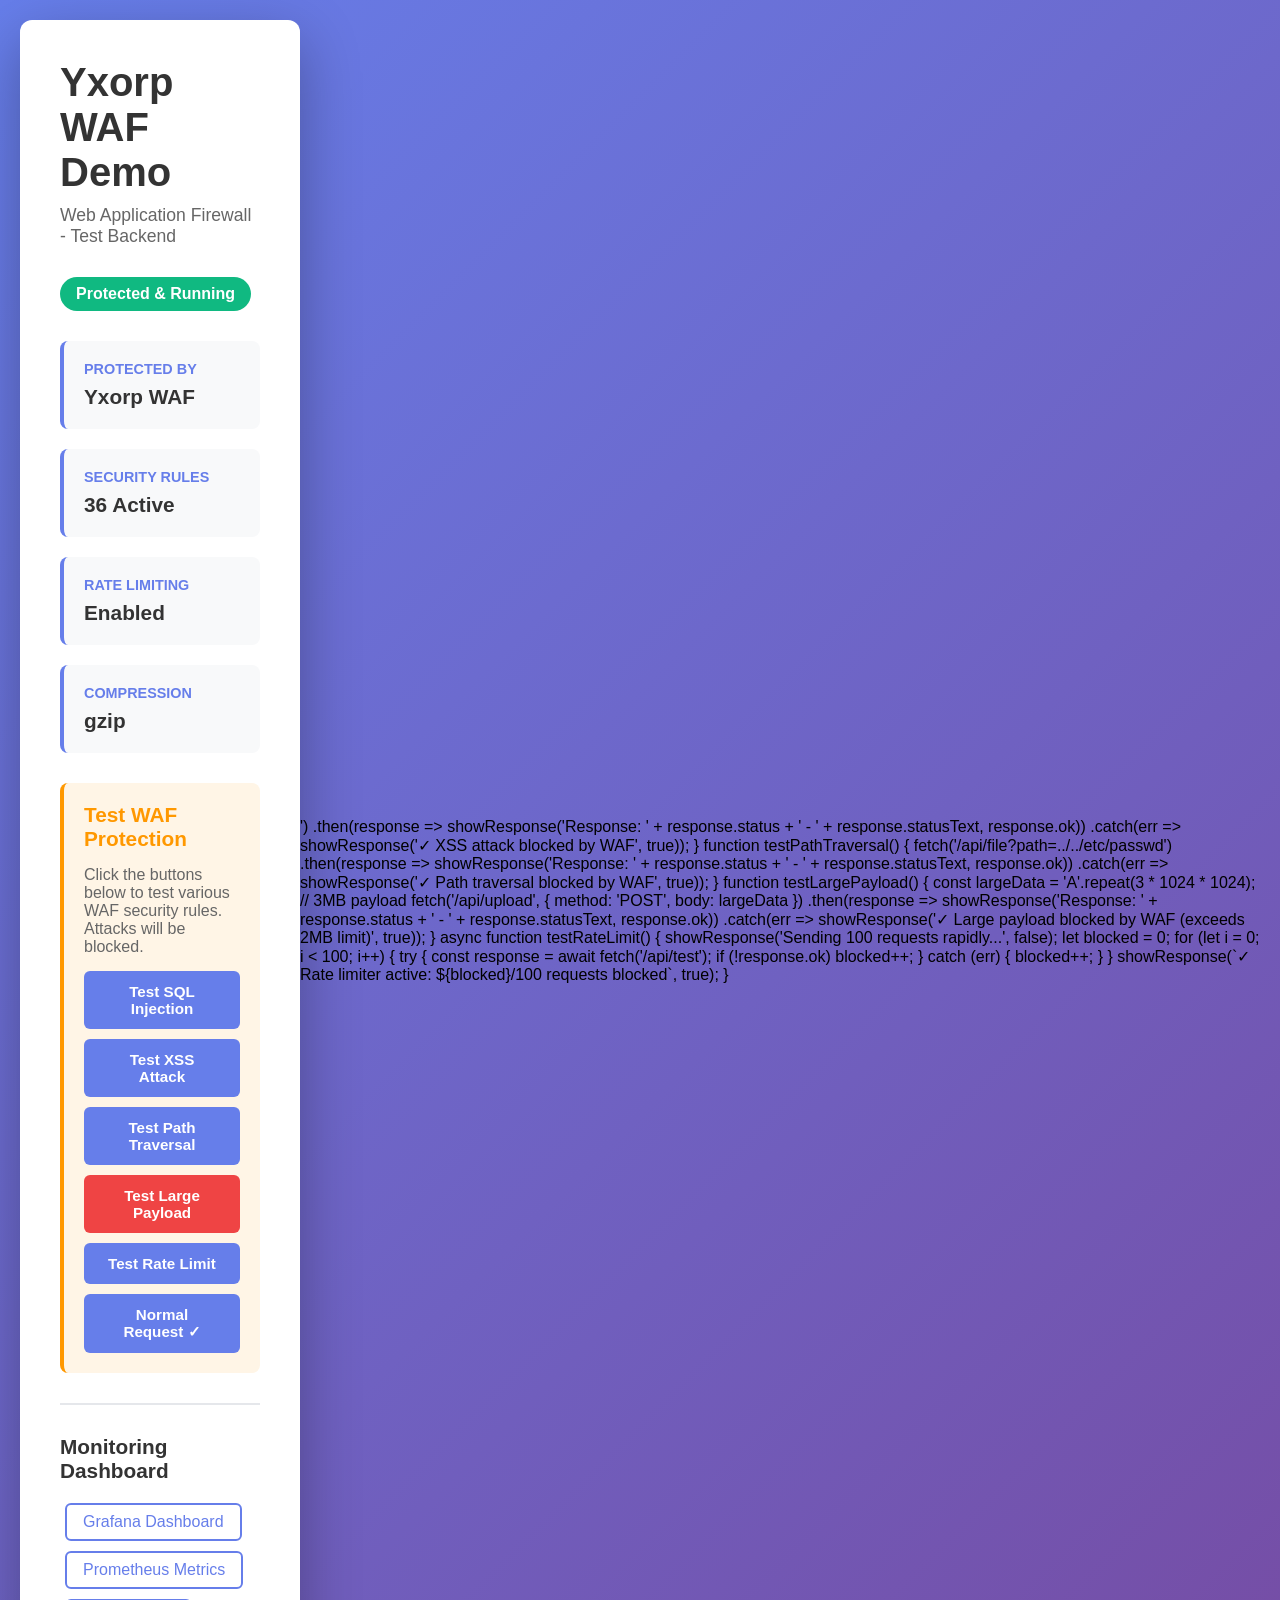
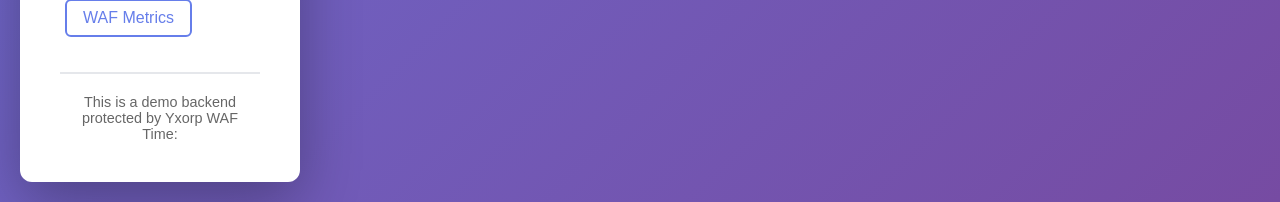
<file: test/backend/html/index.html>
<!DOCTYPE html>
<html lang="en">
<head>
    <meta charset="UTF-8">
    <meta name="viewport" content="width=device-width, initial-scale=1.0">
    <title>Yxorp WAF - Demo Backend</title>
    <style>
        * {
            margin: 0;
            padding: 0;
            box-sizing: border-box;
        }
        body {
            font-family: -apple-system, BlinkMacSystemFont, 'Segoe UI', Roboto, Oxygen, Ubuntu, Cantarell, sans-serif;
            background: linear-gradient(135deg, #667eea 0%, #764ba2 100%);
            min-height: 100vh;
            display: flex;
            justify-content: center;
            align-items: center;
            padding: 20px;
        }
        .container {
            background: white;
            border-radius: 12px;
            box-shadow: 0 20px 60px rgba(0,0,0,0.3);
            padding: 40px;
            max-width: 800px;
            width: 100%;
        }
        h1 {
            color: #333;
            margin-bottom: 10px;
            font-size: 2.5em;
        }
        .subtitle {
            color: #666;
            margin-bottom: 30px;
            font-size: 1.1em;
        }
        .status {
            display: inline-block;
            background: #10b981;
            color: white;
            padding: 8px 16px;
            border-radius: 20px;
            font-weight: 600;
            margin-bottom: 30px;
        }
        .info-grid {
            display: grid;
            grid-template-columns: repeat(auto-fit, minmax(200px, 1fr));
            gap: 20px;
            margin-bottom: 30px;
        }
        .info-card {
            background: #f8f9fa;
            padding: 20px;
            border-radius: 8px;
            border-left: 4px solid #667eea;
        }
        .info-card h3 {
            color: #667eea;
            font-size: 0.9em;
            text-transform: uppercase;
            margin-bottom: 8px;
            font-weight: 600;
        }
        .info-card p {
            color: #333;
            font-size: 1.3em;
            font-weight: 600;
        }
        .test-section {
            background: #fff5e6;
            padding: 20px;
            border-radius: 8px;
            border-left: 4px solid #ff9800;
            margin-bottom: 20px;
        }
        .test-section h2 {
            color: #ff9800;
            margin-bottom: 15px;
            font-size: 1.3em;
        }
        .test-buttons {
            display: flex;
            flex-wrap: wrap;
            gap: 10px;
        }
        button {
            background: #667eea;
            color: white;
            border: none;
            padding: 12px 24px;
            border-radius: 6px;
            cursor: pointer;
            font-size: 0.95em;
            font-weight: 600;
            transition: all 0.3s ease;
        }
        button:hover {
            background: #5568d3;
            transform: translateY(-2px);
            box-shadow: 0 4px 12px rgba(102, 126, 234, 0.4);
        }
        button.danger {
            background: #ef4444;
        }
        button.danger:hover {
            background: #dc2626;
        }
        .links {
            margin-top: 30px;
            padding-top: 30px;
            border-top: 2px solid #e5e7eb;
        }
        .links h2 {
            color: #333;
            margin-bottom: 15px;
            font-size: 1.3em;
        }
        .links a {
            display: inline-block;
            color: #667eea;
            text-decoration: none;
            padding: 8px 16px;
            border: 2px solid #667eea;
            border-radius: 6px;
            margin: 5px;
            transition: all 0.3s ease;
        }
        .links a:hover {
            background: #667eea;
            color: white;
        }
        #response {
            margin-top: 20px;
            padding: 15px;
            background: #f1f5f9;
            border-radius: 6px;
            font-family: 'Courier New', monospace;
            font-size: 0.9em;
            display: none;
        }
        .footer {
            margin-top: 30px;
            padding-top: 20px;
            border-top: 2px solid #e5e7eb;
            text-align: center;
            color: #666;
            font-size: 0.9em;
        }
    </style>
</head>
<body>
    <div class="container">
        <h1>Yxorp WAF Demo</h1>
        <p class="subtitle">Web Application Firewall - Test Backend</p>
        <span class="status">Protected & Running</span>
        
        <div class="info-grid">
            <div class="info-card">
                <h3>Protected By</h3>
                <p>Yxorp WAF</p>
            </div>
            <div class="info-card">
                <h3>Security Rules</h3>
                <p>36 Active</p>
            </div>
            <div class="info-card">
                <h3>Rate Limiting</h3>
                <p>Enabled</p>
            </div>
            <div class="info-card">
                <h3>Compression</h3>
                <p>gzip</p>
            </div>
        </div>

        <div class="test-section">
            <h2>Test WAF Protection</h2>
            <p style="margin-bottom: 15px; color: #666;">Click the buttons below to test various WAF security rules. Attacks will be blocked.</p>
            <div class="test-buttons">
                <button onclick="testSQLInjection()">Test SQL Injection</button>
                <button onclick="testXSS()">Test XSS Attack</button>
                <button onclick="testPathTraversal()">Test Path Traversal</button>
                <button onclick="testLargePayload()" class="danger">Test Large Payload</button>
                <button onclick="testRateLimit()">Test Rate Limit</button>
                <button onclick="normalRequest()">Normal Request ✓</button>
            </div>
            <div id="response"></div>
        </div>

        <div class="links">
            <h2>Monitoring Dashboard</h2>
            <a href="http://localhost:3000" target="_blank">Grafana Dashboard</a>
            <a href="http://localhost:9090" target="_blank">Prometheus Metrics</a>
            <a href="http://localhost:8080/metrics" target="_blank">WAF Metrics</a>
        </div>

        <div class="footer">
            <p>This is a demo backend protected by Yxorp WAF</p>
            <p>Time: <span id="time"></span></p>
        </div>
    </div>

    <script>
        // Update time
        function updateTime() {
            document.getElementById('time').textContent = new Date().toLocaleString();
        }
        updateTime();
        setInterval(updateTime, 1000);

        function showResponse(message, success) {
            const responseDiv = document.getElementById('response');
            responseDiv.style.display = 'block';
            responseDiv.style.background = success ? '#d1fae5' : '#fee2e2';
            responseDiv.style.color = success ? '#065f46' : '#991b1b';
            responseDiv.textContent = message;
        }

        function normalRequest() {
            fetch('/api/test')
                .then(response => response.text())
                .then(data => showResponse('✓ Normal request passed through WAF successfully', true))
                .catch(err => showResponse('Request completed: ' + err.message, true));
        }

        function testSQLInjection() {
            fetch('/api/user?id=1\' OR \'1\'=\'1')
                .then(response => showResponse('Response: ' + response.status + ' - ' + response.statusText, response.ok))
                .catch(err => showResponse('✓ SQL Injection blocked by WAF', true));
        }

        function testXSS() {
            fetch('/api/comment?text=<script>alert("XSS")</script>')
                .then(response => showResponse('Response: ' + response.status + ' - ' + response.statusText, response.ok))
                .catch(err => showResponse('✓ XSS attack blocked by WAF', true));
        }

        function testPathTraversal() {
            fetch('/api/file?path=../../etc/passwd')
                .then(response => showResponse('Response: ' + response.status + ' - ' + response.statusText, response.ok))
                .catch(err => showResponse('✓ Path traversal blocked by WAF', true));
        }

        function testLargePayload() {
            const largeData = 'A'.repeat(3 * 1024 * 1024); // 3MB payload
            fetch('/api/upload', {
                method: 'POST',
                body: largeData
            })
                .then(response => showResponse('Response: ' + response.status + ' - ' + response.statusText, response.ok))
                .catch(err => showResponse('✓ Large payload blocked by WAF (exceeds 2MB limit)', true));
        }

        async function testRateLimit() {
            showResponse('Sending 100 requests rapidly...', false);
            let blocked = 0;
            for (let i = 0; i < 100; i++) {
                try {
                    const response = await fetch('/api/test');
                    if (!response.ok) blocked++;
                } catch (err) {
                    blocked++;
                }
            }
            showResponse(`✓ Rate limiter active: ${blocked}/100 requests blocked`, true);
        }
    </script>
</body>
</html>
</file>
